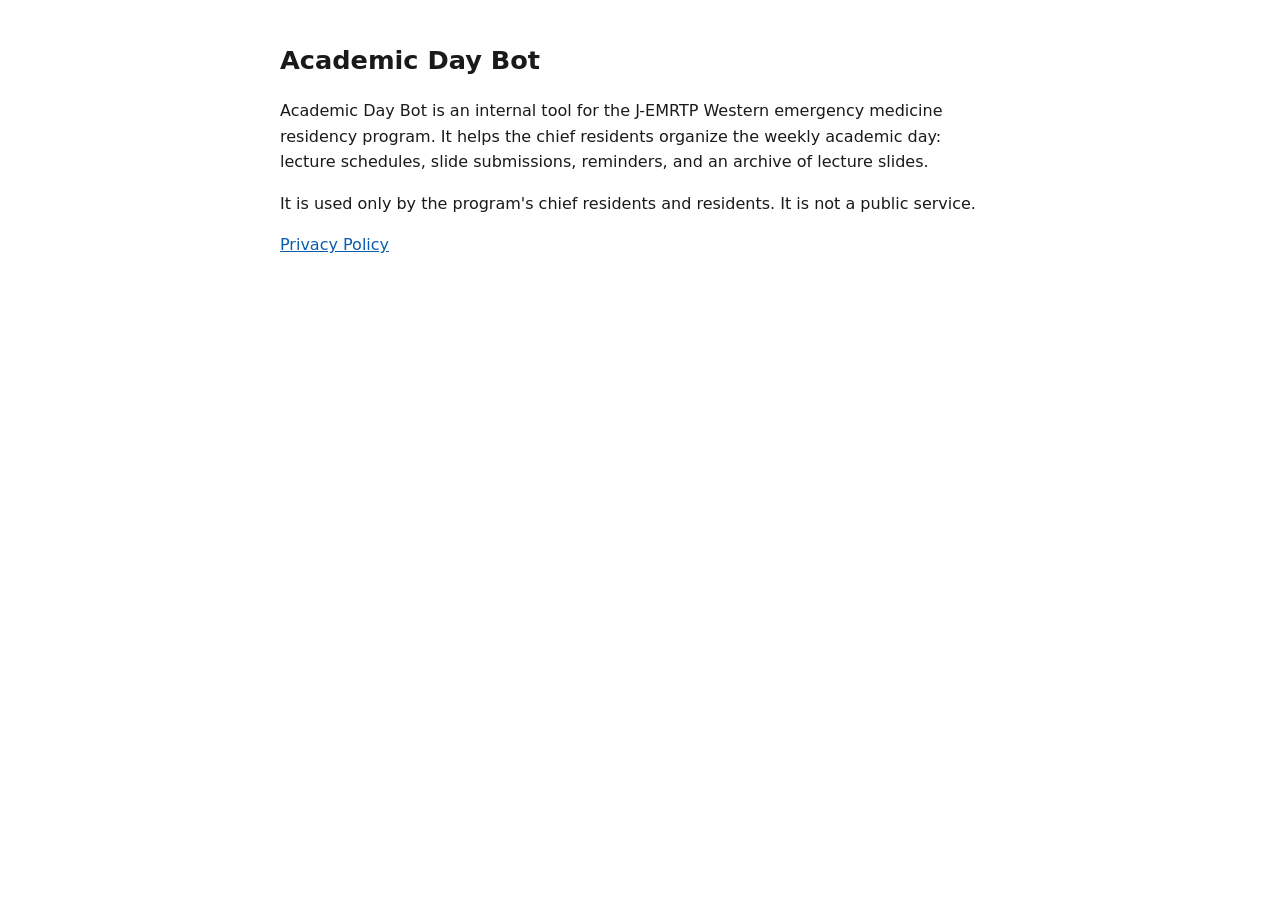
<file: index.html>
<!doctype html><html lang="en"><head><meta charset="utf-8"><meta name="viewport" content="width=device-width,initial-scale=1">
<title>Academic Day Bot</title><link rel="stylesheet" href="style.css"></head><body>
<h1>Academic Day Bot</h1>
<p>Academic Day Bot is an internal tool for the J-EMRTP Western emergency medicine residency program. It helps the chief residents organize the weekly academic day: lecture schedules, slide submissions, reminders, and an archive of lecture slides.</p>
<p>It is used only by the program's chief residents and residents. It is not a public service.</p>
<p><a href="privacy.html">Privacy Policy</a></p>
</body></html>
</file>
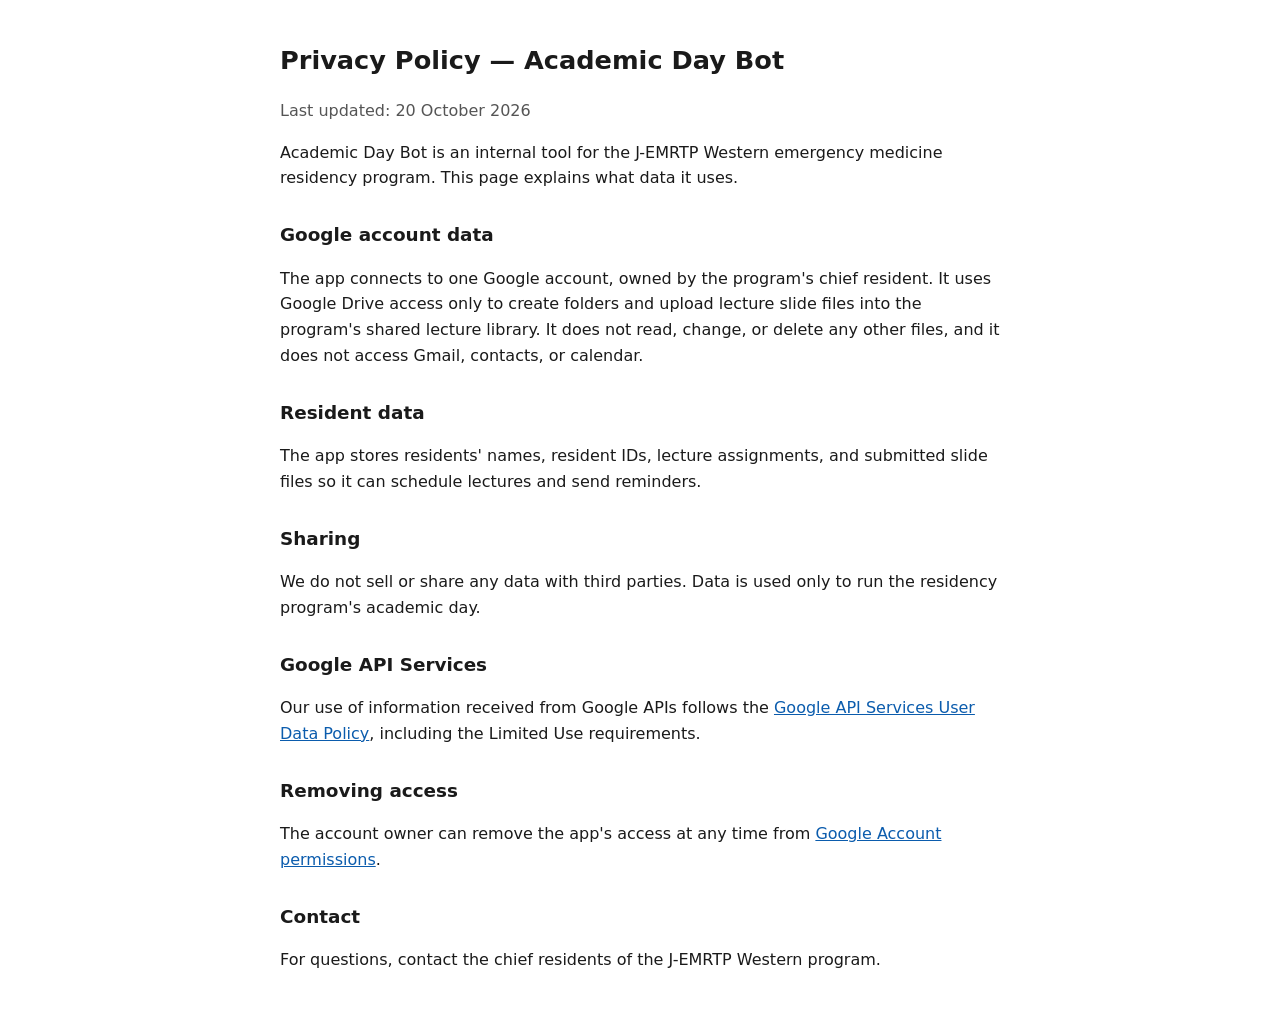
<file: privacy.html>
<!doctype html><html lang="en"><head><meta charset="utf-8"><meta name="viewport" content="width=device-width,initial-scale=1">
<title>Privacy Policy</title><link rel="stylesheet" href="style.css"></head><body>
<h1>Privacy Policy — Academic Day Bot</h1>
<p class="muted">Last updated: 20 October 2026</p>
<p>Academic Day Bot is an internal tool for the J-EMRTP Western emergency medicine residency program. This page explains what data it uses.</p>
<h2>Google account data</h2>
<p>The app connects to one Google account, owned by the program's chief resident. It uses Google Drive access only to create folders and upload lecture slide files into the program's shared lecture library. It does not read, change, or delete any other files, and it does not access Gmail, contacts, or calendar.</p>
<h2>Resident data</h2>
<p>The app stores residents' names, resident IDs, lecture assignments, and submitted slide files so it can schedule lectures and send reminders.</p>
<h2>Sharing</h2>
<p>We do not sell or share any data with third parties. Data is used only to run the residency program's academic day.</p>
<h2>Google API Services</h2>
<p>Our use of information received from Google APIs follows the <a href="https://developers.google.com/terms/api-services-user-data-policy">Google API Services User Data Policy</a>, including the Limited Use requirements.</p>
<h2>Removing access</h2>
<p>The account owner can remove the app's access at any time from <a href="https://myaccount.google.com/permissions">Google Account permissions</a>.</p>
<h2>Contact</h2>
<p>For questions, contact the chief residents of the J-EMRTP Western program.</p>
</body></html>
</file>
<file: style.css>
:root{--bg:#fff;--fg:#1a1a1a;--muted:#555;--accent:#0b5cad}
@media (prefers-color-scheme:dark){:root{--bg:#111;--fg:#eee;--muted:#aaa;--accent:#6fb1ff}}
body{background:var(--bg);color:var(--fg);font:16px/1.6 system-ui,sans-serif;max-width:720px;margin:40px auto;padding:0 16px}
h1{font-size:1.6em}h2{font-size:1.15em;margin-top:1.6em}a{color:var(--accent)}.muted{color:var(--muted)}
</file>
